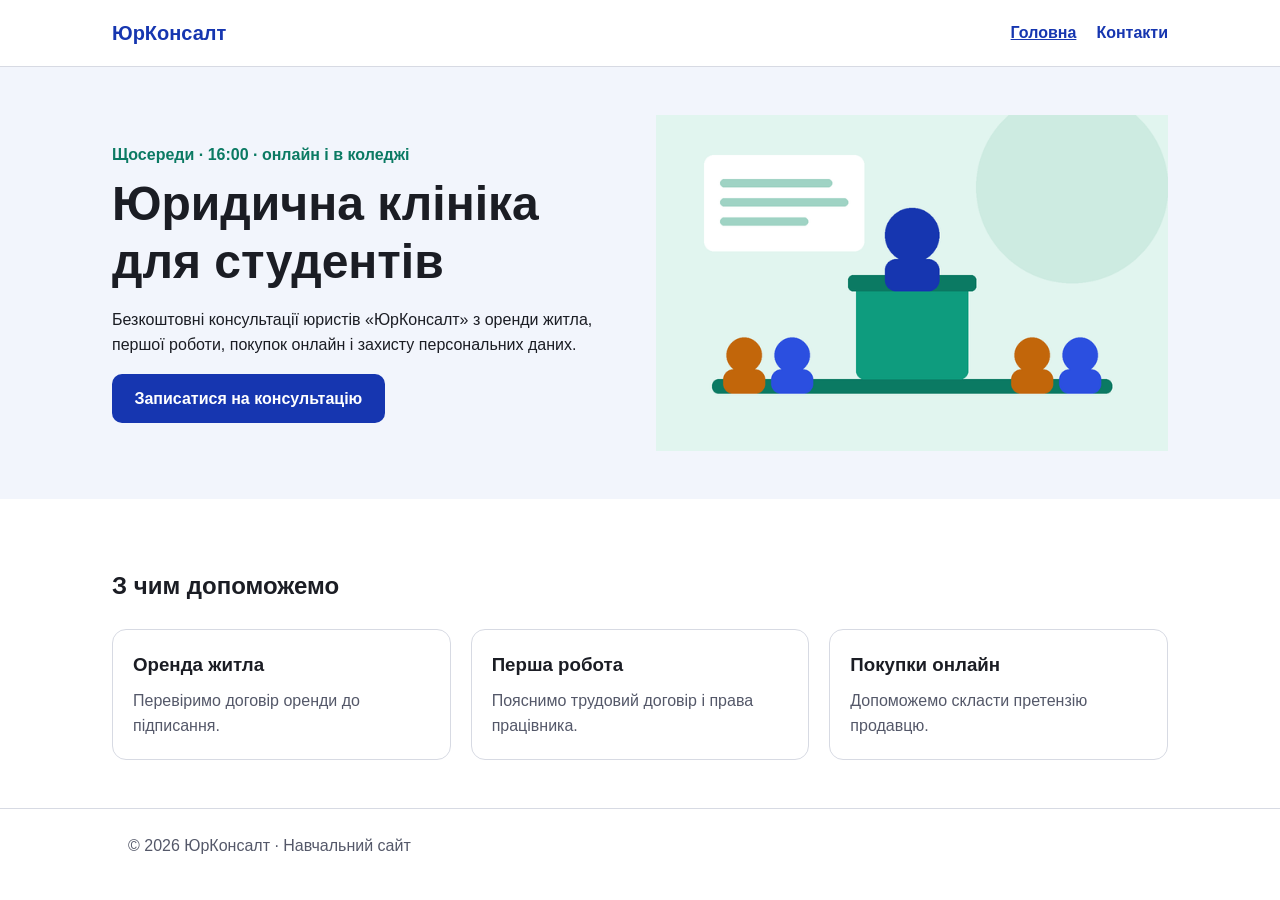
<file: index.html>
<!DOCTYPE html>
<html lang="uk">
<head>
  <meta charset="utf-8">
  <meta name="viewport" content="width=device-width, initial-scale=1">
  <link rel="icon" href="data:,">
  <meta name="description" content="Безкоштовні консультації юристів для студентів: оренда житла, перша робота, покупки онлайн. Щосереди о 16:00.">
  <title>Юридична клініка для студентів — ЮрКонсалт</title>
  <link rel="stylesheet" href="css/style.css">
</head>
<body>
  <header class="site-header">
    <div class="container header-inner">
      <a class="logo" href="index.html">ЮрКонсалт</a>
      <nav aria-label="Головне меню">
        <ul class="menu">
          <li><a href="index.html" aria-current="page">Головна</a></li>
          <li><a href="kontakty.html">Контакти</a></li>
        </ul>
      </nav>
    </div>
  </header>

  <main>
    <section class="hero">
      <div class="container hero-inner">
        <div>
          <p class="hero-date">Щосереди · 16:00 · онлайн і в коледжі</p>
          <h1>Юридична клініка для студентів</h1>
          <p>Безкоштовні консультації юристів «ЮрКонсалт» з оренди житла, першої роботи, покупок онлайн і захисту персональних даних.</p>
          <a class="btn" href="kontakty.html">Записатися на консультацію</a>
        </div>
        <img src="img/hero.png" alt="" width="640" height="420">
      </div>
    </section>

    <section class="container section">
      <h2>З чим допоможемо</h2>
      <ul class="cards">
        <li class="card">
          <h3>Оренда житла</h3>
          <p>Перевіримо договір оренди до підписання.</p>
        </li>
        <li class="card">
          <h3>Перша робота</h3>
          <p>Пояснимо трудовий договір і права працівника.</p>
        </li>
        <li class="card">
          <h3>Покупки онлайн</h3>
          <p>Допоможемо скласти претензію продавцю.</p>
        </li>
      </ul>
    </section>
  </main>

  <footer class="site-footer">
    <div class="container">
      <p>© 2026 ЮрКонсалт · Навчальний сайт</p>
    </div>
  </footer>
</body>
</html>
</file>
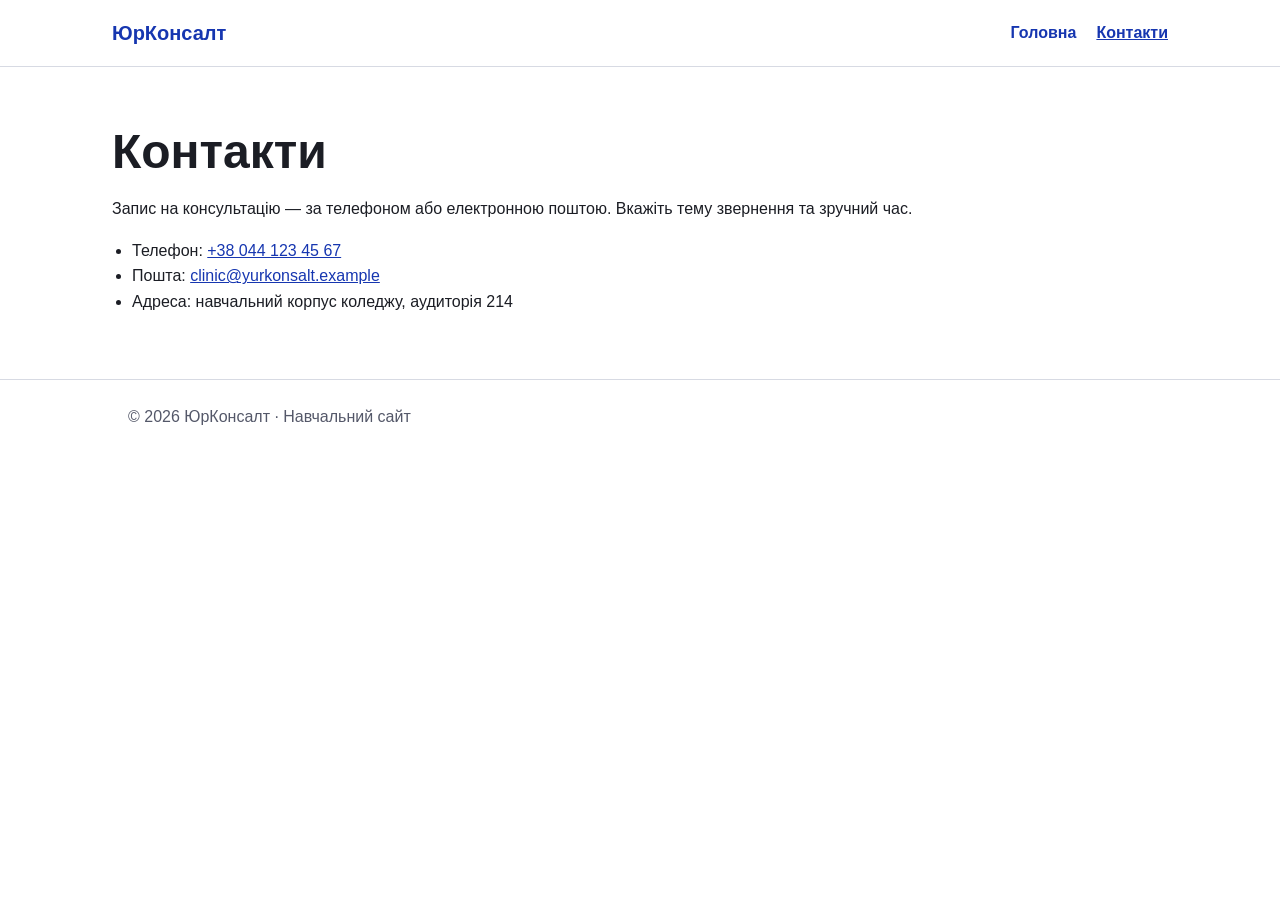
<file: kontakty.html>
<!DOCTYPE html>
<html lang="uk">
<head>
  <meta charset="utf-8">
  <meta name="viewport" content="width=device-width, initial-scale=1">
  <link rel="icon" href="data:,">
  <meta name="description" content="Телефон, пошта й адреса юридичної клініки «ЮрКонсалт» для студентів.">
  <title>Контакти — Юридична клініка для студентів</title>
  <link rel="stylesheet" href="css/style.css">
</head>
<body>
  <header class="site-header">
    <div class="container header-inner">
      <a class="logo" href="index.html">ЮрКонсалт</a>
      <nav aria-label="Головне меню">
        <ul class="menu">
          <li><a href="index.html">Головна</a></li>
          <li><a href="kontakty.html" aria-current="page">Контакти</a></li>
        </ul>
      </nav>
    </div>
  </header>

  <main class="container section">
    <h1>Контакти</h1>
    <p>Запис на консультацію — за телефоном або електронною поштою. Вкажіть тему звернення та зручний час.</p>
    <ul class="contacts-list">
      <li>Телефон: <a href="tel:+380441234567">+38 044 123 45 67</a></li>
      <li>Пошта: <a href="mailto:clinic@yurkonsalt.example">clinic@yurkonsalt.example</a></li>
      <li>Адреса: навчальний корпус коледжу, аудиторія 214</li>
    </ul>
  </main>

  <footer class="site-footer">
    <div class="container">
      <p>© 2026 ЮрКонсалт · Навчальний сайт</p>
    </div>
  </footer>
</body>
</html>
</file>
<file: css/style.css>
/* style.css — оформлення сайту «Юридична клініка для студентів» (ПР18) */
:root {
  --bg: #ffffff;
  --surface: #f2f5fc;
  --text: #1b1d24;
  --muted: #545869;
  --line: #d7dae3;
  --accent: #1636b0;
  --green: #0b7a63;
}

*,
*::before,
*::after { box-sizing: border-box; }

body { margin: 0; font-family: "Segoe UI", Roboto, Arial, sans-serif; line-height: 1.6; color: var(--text); background: var(--bg); }
img { max-width: 100%; height: auto; }
a { color: var(--accent); }
.container { max-width: 68rem; margin: 0 auto; padding: 0 1rem; }
.site-header { border-bottom: 1px solid var(--line); }
.header-inner { display: flex; flex-wrap: wrap; align-items: center; justify-content: space-between; gap: 0.5rem 2rem; padding: 0.75rem 1rem; }
.logo { font-size: 1.25rem; font-weight: 700; text-decoration: none; }
.menu { display: flex; flex-wrap: wrap; gap: 0 1.25rem; margin: 0; padding: 0; list-style: none; }
.menu a { display: inline-block; padding: 0.5rem 0; font-weight: 600; text-decoration: none; }
.menu a:hover, .menu a[aria-current="page"] { text-decoration: underline; }
.hero { background: var(--surface); }
.hero-inner { display: grid; gap: 2rem; align-items: center; padding: 3rem 1rem; }
.hero-date { margin: 0; font-weight: 600; color: var(--green); }
h1 { margin: 0.5rem 0 1rem; font-size: clamp(1.75rem, 1rem + 3vw, 3rem); line-height: 1.2; }
.btn { display: inline-block; padding: 0.75rem 1.4rem; border-radius: 10px; background: var(--accent); color: #ffffff; font-weight: 600; text-decoration: none; }
.btn:hover { background: #102a8c; }
.section { padding: 3rem 1rem; }
.cards { display: grid; gap: 1.25rem; margin: 1.5rem 0 0; padding: 0; list-style: none; }
.card { padding: 1.25rem; border: 1px solid var(--line); border-radius: 14px; }
.card h3 { margin: 0 0 0.5rem; }
.card p { margin: 0; color: var(--muted); }
.contacts-list { padding-left: 1.25rem; }
.site-footer { border-top: 1px solid var(--line); color: var(--muted); }
.site-footer p { margin: 0; padding: 1.5rem 1rem; }
@media (min-width: 48rem) { .hero-inner { grid-template-columns: 1fr 1fr; } .cards { grid-template-columns: repeat(3, 1fr); } }
</file>
